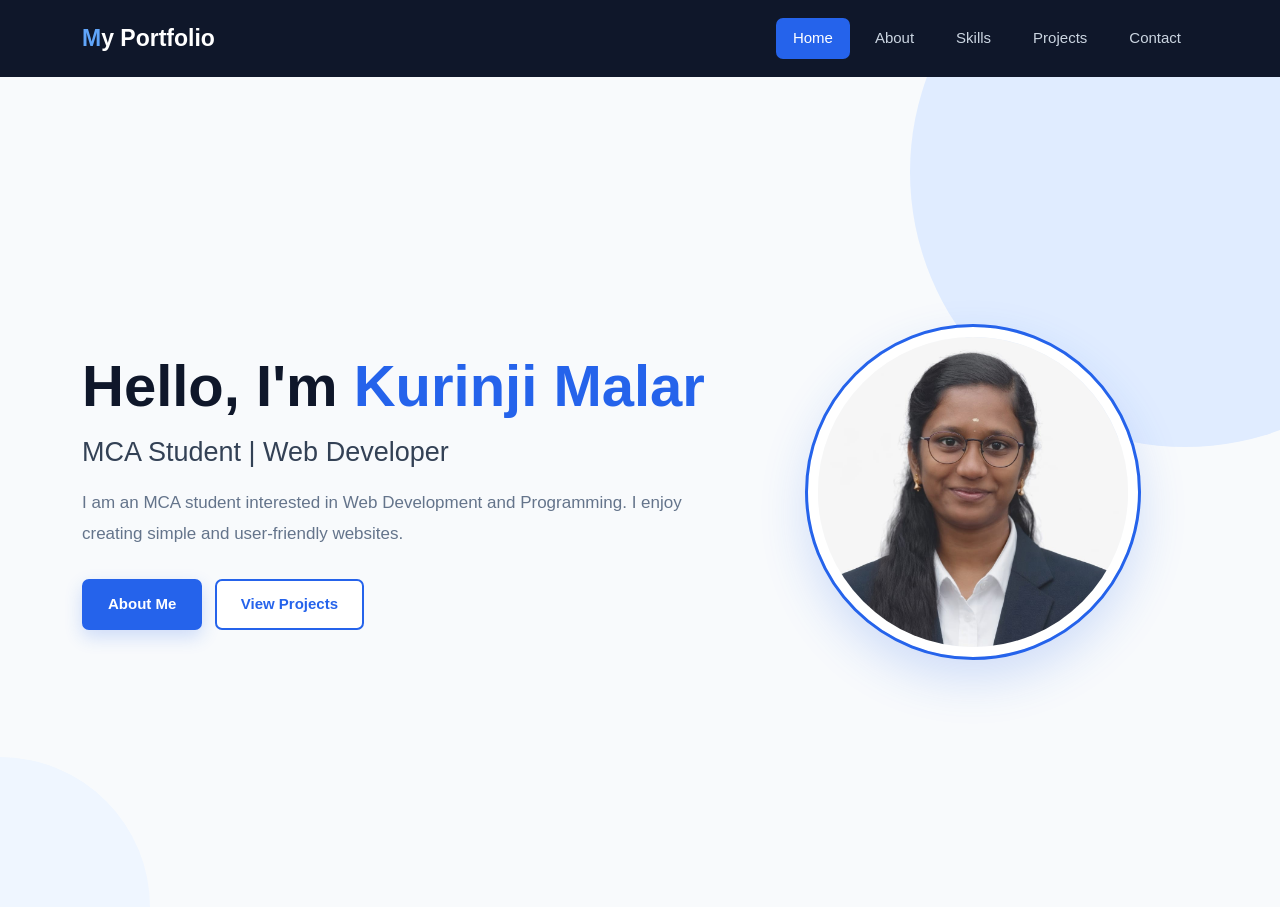
<file: index.html>
<!DOCTYPE html>
<html lang="en">

<head>
    <meta charset="UTF-8">
    <meta name="viewport" content="width=device-width, initial-scale=1.0">

    <title>My Portfolio</title>

    <!-- Bootstrap CSS -->
    <link href="https://cdn.jsdelivr.net/npm/bootstrap@5.3.8/dist/css/bootstrap.min.css" rel="stylesheet">

    <!-- Custom CSS -->
    <link rel="stylesheet" href="css/style.css">
</head>

<body>

    <!-- Navigation Bar -->
    <nav class="navbar navbar-expand-lg navbar-dark bg-dark">
        <div class="container">

            <a class="navbar-brand fw-bold" href="index.html">
                My Portfolio
            </a>

            <button class="navbar-toggler" type="button"
                data-bs-toggle="collapse"
                data-bs-target="#navbarMenu">

                <span class="navbar-toggler-icon"></span>
            </button>

            <div class="collapse navbar-collapse" id="navbarMenu">

                <ul class="navbar-nav ms-auto">

                    <li class="nav-item">
                        <a class="nav-link active" href="index.html">
                            Home
                        </a>
                    </li>

                    <li class="nav-item">
                        <a class="nav-link" href="about.html">
                            About
                        </a>
                    </li>

                    <li class="nav-item">
                        <a class="nav-link" href="skills.html">
                            Skills
                        </a>
                    </li>

                    <li class="nav-item">
                        <a class="nav-link" href="projects.html">
                            Projects
                        </a>
                    </li>
                     <li class="nav-item">
                     <a class="nav-link" href="contact.html">
        Contact
    </a>
</li>
                </ul>

            </div>
        </div>
    </nav>


    <!-- Home Section -->
    <section class="home-section">

        <div class="container">

            <div class="row align-items-center">

                <!-- Text -->
                <div class="col-md-7">

                    <h1>
                        Hello, I'm <span>Kurinji Malar</span>
                    </h1>

                    <h3>MCA Student | Web Developer</h3>

                    <p>
                        I am an MCA student interested in Web Development
                        and Programming. I enjoy creating simple and
                        user-friendly websites.
                    </p>

                    <a href="about.html" class="btn btn-primary">
                        About Me
                    </a>

                    <a href="projects.html" class="btn btn-outline-dark">
                        View Projects
                    </a>

                </div>


                <!-- Profile Image -->
                <div class="col-md-5 text-center">

                    <img src="images/profile.jpeg"
                        alt="Profile Image"
                        class="profile-img">

                </div>

            </div>

        </div>

    </section>


    <!-- Bootstrap JavaScript -->
    <script src="https://cdn.jsdelivr.net/npm/bootstrap@5.3.8/dist/js/bootstrap.bundle.min.js"></script>

</body>
</html>
</file>
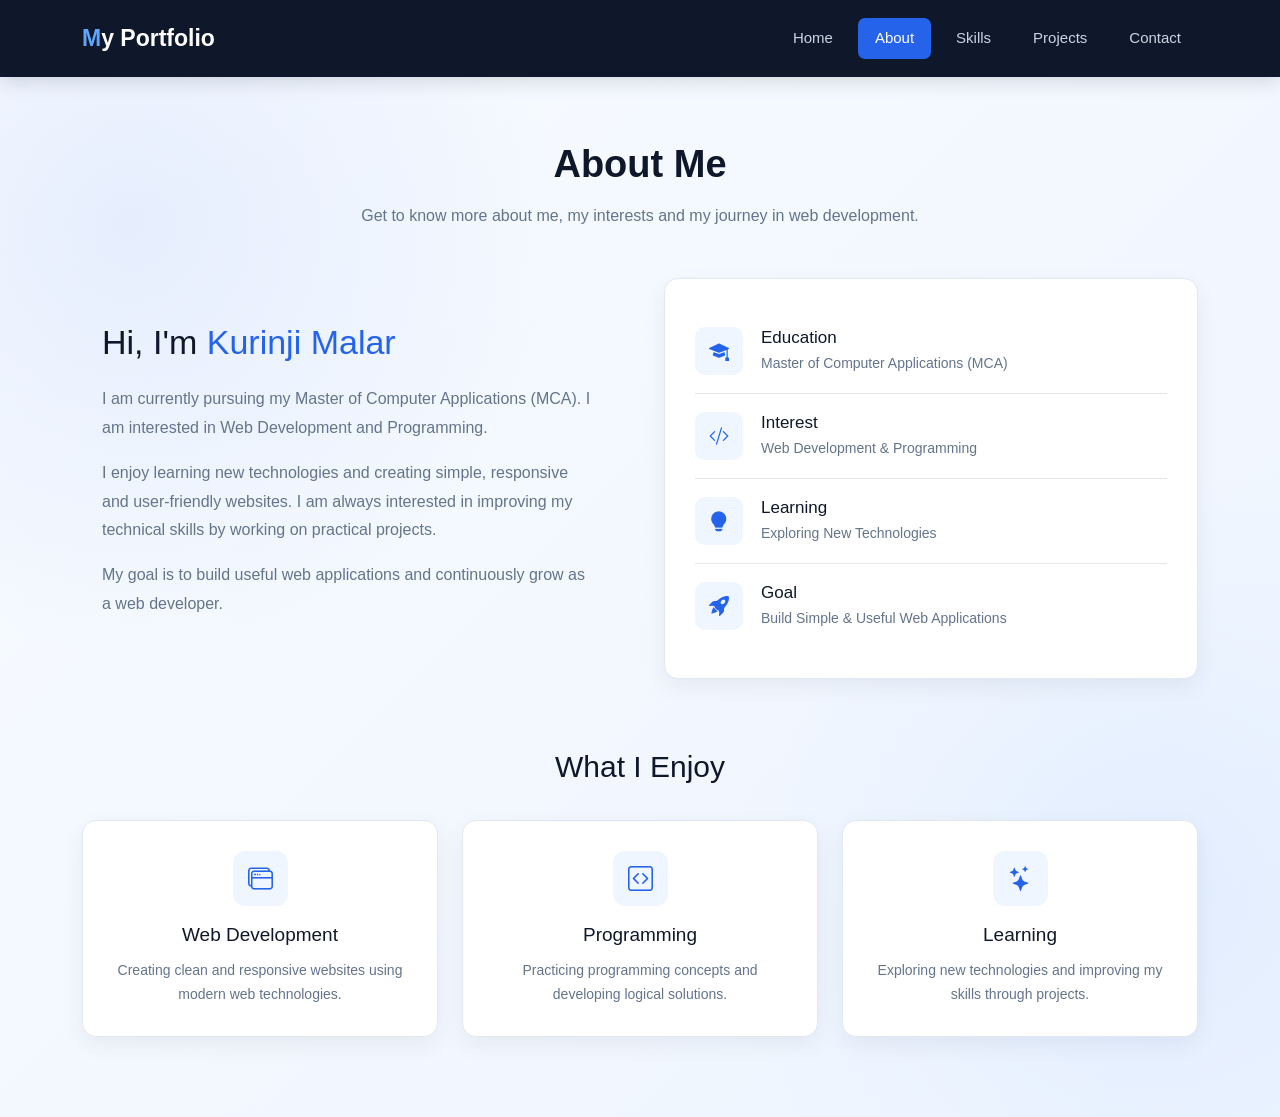
<file: about.html>
<!DOCTYPE html>
<html lang="en">

<head>

    <meta charset="UTF-8">
    <meta name="viewport" content="width=device-width, initial-scale=1.0">

    <title>About - My Portfolio</title>

    <!-- Bootstrap -->
    <link href="https://cdn.jsdelivr.net/npm/bootstrap@5.3.8/dist/css/bootstrap.min.css"
        rel="stylesheet">

    <!-- Bootstrap Icons -->
    <link rel="stylesheet"
        href="https://cdn.jsdelivr.net/npm/bootstrap-icons@1.13.1/font/bootstrap-icons.min.css">

    <!-- Custom CSS -->
    <link rel="stylesheet" href="css/style.css">

</head>

<body>


    <!-- ================= NAVBAR ================= -->

    <nav class="navbar navbar-expand-lg navbar-dark">

        <div class="container">

            <a class="navbar-brand" href="index.html">
                My Portfolio
            </a>

            <button class="navbar-toggler"
                type="button"
                data-bs-toggle="collapse"
                data-bs-target="#navbarMenu">

                <span class="navbar-toggler-icon"></span>

            </button>


            <div class="collapse navbar-collapse" id="navbarMenu">

                <ul class="navbar-nav ms-auto">

                    <li class="nav-item">
                        <a class="nav-link" href="index.html">
                            Home
                        </a>
                    </li>

                    <li class="nav-item">
                        <a class="nav-link active" href="about.html">
                            About
                        </a>
                    </li>

                    <li class="nav-item">
                        <a class="nav-link" href="skills.html">
                            Skills
                        </a>
                    </li>

                    <li class="nav-item">
                        <a class="nav-link" href="projects.html">
                            Projects
                        </a>
                    </li>

                    <li class="nav-item">
                        <a class="nav-link" href="contact.html">
                            Contact
                        </a>
                    </li>

                </ul>

            </div>

        </div>

    </nav>


    <!-- ================= ABOUT ================= -->

    <section class="about-section">

        <div class="container">

            <!-- Title -->

            <h1 class="section-title">
                About Me
            </h1>

            <p class="about-intro">
                Get to know more about me, my interests and my journey
                in web development.
            </p>


            <!-- Main About -->

            <div class="row align-items-center g-5">


                <!-- Left -->

                <div class="col-lg-6">

                    <div class="about-content">

                        <h2>
                            Hi, I'm <span>Kurinji Malar</span>
                        </h2>

                        <p>
                            I am currently pursuing my Master of Computer
                            Applications (MCA). I am interested in Web
                            Development and Programming.
                        </p>

                        <p>
                            I enjoy learning new technologies and creating
                            simple, responsive and user-friendly websites.
                            I am always interested in improving my technical
                            skills by working on practical projects.
                        </p>

                        <p>
                            My goal is to build useful web applications and
                            continuously grow as a web developer.
                        </p>

                    </div>

                </div>


                <!-- Right -->

                <div class="col-lg-6">

                    <div class="about-info">

                        <div class="info-item">

                            <div class="info-icon">
                                <i class="bi bi-mortarboard-fill"></i>
                            </div>

                            <div>
                                <h4>Education</h4>
                                <p>
                                    Master of Computer Applications (MCA)
                                </p>
                            </div>

                        </div>


                        <div class="info-item">

                            <div class="info-icon">
                                <i class="bi bi-code-slash"></i>
                            </div>

                            <div>
                                <h4>Interest</h4>
                                <p>
                                    Web Development & Programming
                                </p>
                            </div>

                        </div>


                        <div class="info-item">

                            <div class="info-icon">
                                <i class="bi bi-lightbulb-fill"></i>
                            </div>

                            <div>
                                <h4>Learning</h4>
                                <p>
                                    Exploring New Technologies
                                </p>
                            </div>

                        </div>


                        <div class="info-item">

                            <div class="info-icon">
                                <i class="bi bi-rocket-takeoff-fill"></i>
                            </div>

                            <div>
                                <h4>Goal</h4>
                                <p>
                                    Build Simple & Useful Web Applications
                                </p>
                            </div>

                        </div>

                    </div>

                </div>

            </div>


            <!-- Strengths -->

            <div class="strength-section">

                <h2>
                    What I Enjoy
                </h2>

                <div class="row g-4">


                    <div class="col-md-4">

                        <div class="strength-card">

                            <i class="bi bi-window-stack"></i>

                            <h4>Web Development</h4>

                            <p>
                                Creating clean and responsive websites
                                using modern web technologies.
                            </p>

                        </div>

                    </div>


                    <div class="col-md-4">

                        <div class="strength-card">

                            <i class="bi bi-code-square"></i>

                            <h4>Programming</h4>

                            <p>
                                Practicing programming concepts and
                                developing logical solutions.
                            </p>

                        </div>

                    </div>


                    <div class="col-md-4">

                        <div class="strength-card">

                            <i class="bi bi-stars"></i>

                            <h4>Learning</h4>

                            <p>
                                Exploring new technologies and improving
                                my skills through projects.
                            </p>

                        </div>

                    </div>


                </div>

            </div>

        </div>

    </section>


    <!-- Bootstrap JS -->

    <script src="https://cdn.jsdelivr.net/npm/bootstrap@5.3.8/dist/js/bootstrap.bundle.min.js">
    </script>

</body>

</html>
</file>
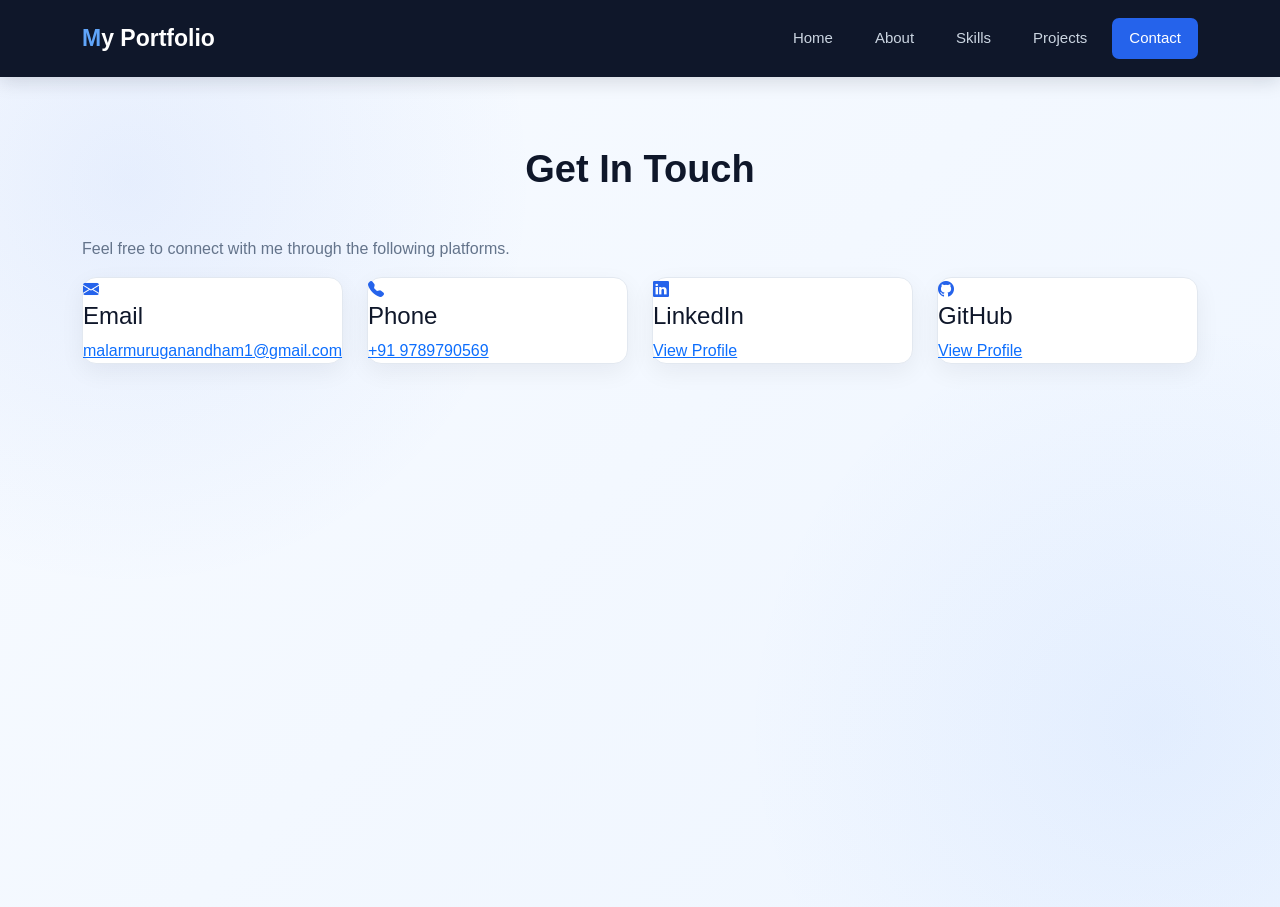
<file: contact.html>
<!DOCTYPE html>
<html lang="en">

<head>

    <meta charset="UTF-8">
    <meta name="viewport" content="width=device-width, initial-scale=1.0">

    <title>Contact - My Portfolio</title>

    <!-- Bootstrap -->
    <link href="https://cdn.jsdelivr.net/npm/bootstrap@5.3.8/dist/css/bootstrap.min.css"
        rel="stylesheet">

    <!-- Bootstrap Icons -->
    <link rel="stylesheet"
        href="https://cdn.jsdelivr.net/npm/bootstrap-icons@1.13.1/font/bootstrap-icons.min.css">

    <!-- Custom CSS -->
    <link rel="stylesheet" href="css/style.css">

</head>

<body>

    <!-- Navbar -->

    <nav class="navbar navbar-expand-lg navbar-dark">

        <div class="container">

            <a class="navbar-brand" href="index.html">
                My Portfolio
            </a>

            <button class="navbar-toggler"
                type="button"
                data-bs-toggle="collapse"
                data-bs-target="#navbarMenu">

                <span class="navbar-toggler-icon"></span>

            </button>

            <div class="collapse navbar-collapse" id="navbarMenu">

                <ul class="navbar-nav ms-auto">

                    <li class="nav-item">
                        <a class="nav-link" href="index.html">
                            Home
                        </a>
                    </li>

                    <li class="nav-item">
                        <a class="nav-link" href="about.html">
                            About
                        </a>
                    </li>

                    <li class="nav-item">
                        <a class="nav-link" href="skills.html">
                            Skills
                        </a>
                    </li>

                    <li class="nav-item">
                        <a class="nav-link" href="projects.html">
                            Projects
                        </a>
                    </li>

                    <li class="nav-item">
                        <a class="nav-link active" href="contact.html">
                            Contact
                        </a>
                    </li>

                </ul>

            </div>

        </div>

    </nav>


    <!-- Contact Section -->

    <section class="page-section contact-section">

        <div class="container">

            <h1 class="section-title">
                Get In Touch
            </h1>

            <p class="contact-subtitle">
                Feel free to connect with me through the following platforms.
            </p>


            <div class="row justify-content-center g-4">

                <!-- Email -->

                <div class="col-md-6 col-lg-3">

                    <div class="contact-card">

                        <i class="bi bi-envelope-fill"></i>

                        <h4>Email</h4>

                        <a href="mailto:malarmuruganandham1@gmail.com">
                            malarmuruganandham1@gmail.com
                        </a>

                    </div>

                </div>


                <!-- Phone -->

                <div class="col-md-6 col-lg-3">

                    <div class="contact-card">

                        <i class="bi bi-telephone-fill"></i>

                        <h4>Phone</h4>

                        <a href="tel:+91 9789790569">
                            +91 9789790569
                        </a>

                    </div>

                </div>


                <!-- LinkedIn -->

                <div class="col-md-6 col-lg-3">

                    <div class="contact-card">

                        <i class="bi bi-linkedin"></i>

                        <h4>LinkedIn</h4>

                        <a href="https://www.linkedin.com/in/kurinji-malar-m-8076b52aa?utm_source=share_via&utm_content=profile&utm_medium=member_android"
                            target="_blank">

                            View Profile

                        </a>

                    </div>

                </div>


                <!-- GitHub -->

                <div class="col-md-6 col-lg-3">

                    <div class="contact-card">

                        <i class="bi bi-github"></i>

                        <h4>GitHub</h4>

                        <a href="https://github.com/kurinjimalar17"
                            target="_blank">

                            View Profile

                        </a>

                    </div>

                </div>

            </div>

        </div>

    </section>


    <!-- Bootstrap JS -->

    <script src="https://cdn.jsdelivr.net/npm/bootstrap@5.3.8/dist/js/bootstrap.bundle.min.js">
    </script>

</body>

</html>
</file>
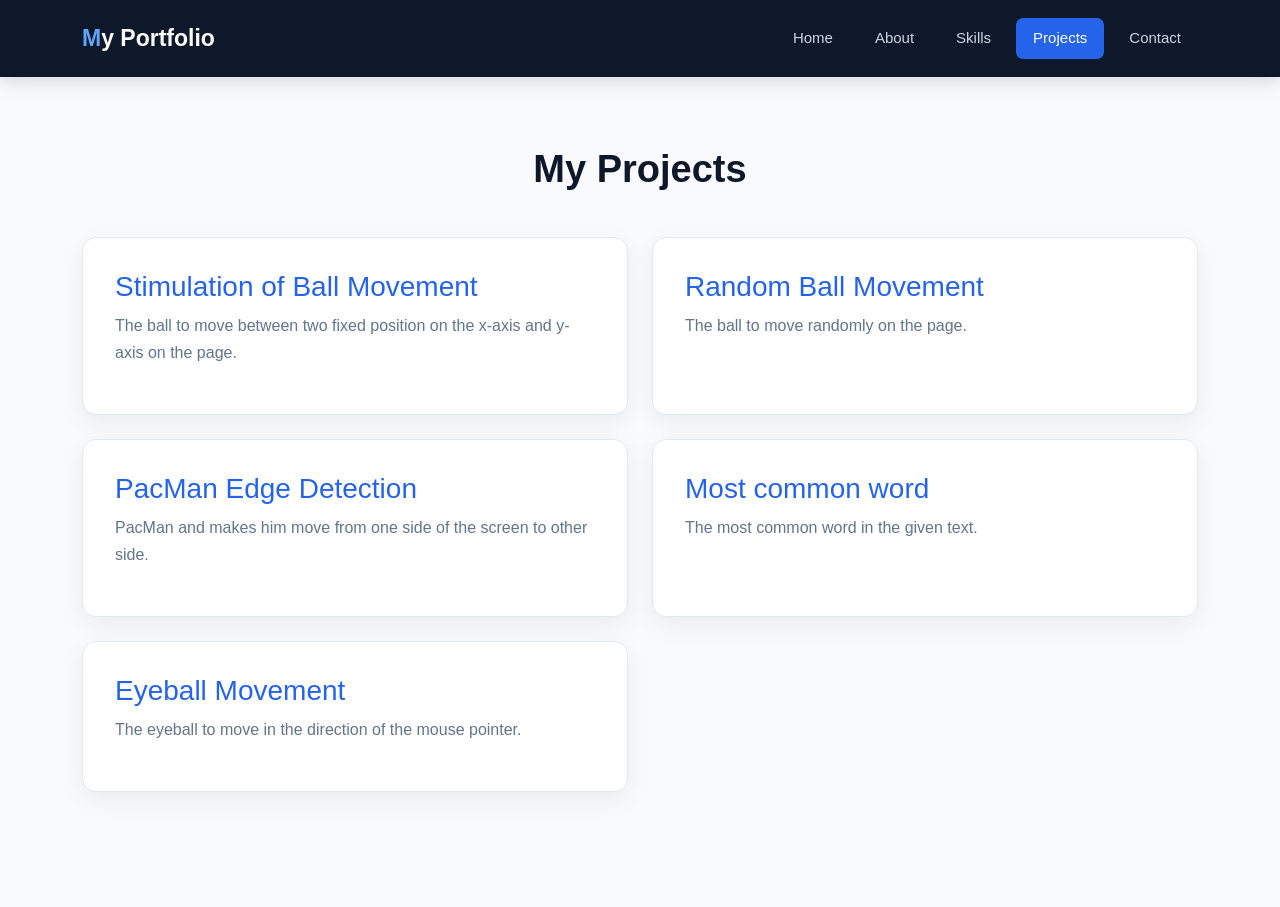
<file: projects.html>
<!DOCTYPE html>
<html lang="en">

<head>

    <meta charset="UTF-8">
    <meta name="viewport" content="width=device-width, initial-scale=1.0">

    <title>Projects - My Portfolio</title>

    <!-- Bootstrap CSS -->
    <link href="https://cdn.jsdelivr.net/npm/bootstrap@5.3.8/dist/css/bootstrap.min.css" rel="stylesheet">

    <!-- Custom CSS -->
    <link rel="stylesheet" href="css/style.css">

</head>

<body>

    <!-- Navigation Bar -->
    <nav class="navbar navbar-expand-lg navbar-dark bg-dark">

        <div class="container">

            <a class="navbar-brand fw-bold" href="index.html">
                My Portfolio
            </a>

            <button class="navbar-toggler"
                type="button"
                data-bs-toggle="collapse"
                data-bs-target="#navbarMenu">

                <span class="navbar-toggler-icon"></span>

            </button>


            <div class="collapse navbar-collapse" id="navbarMenu">

                <ul class="navbar-nav ms-auto">

                    <li class="nav-item">
                        <a class="nav-link" href="index.html">
                            Home
                        </a>
                    </li>

                    <li class="nav-item">
                        <a class="nav-link" href="about.html">
                            About
                        </a>
                    </li>

                    <li class="nav-item">
                        <a class="nav-link" href="skills.html">
                            Skills
                        </a>
                    </li>

                    <li class="nav-item">
                        <a class="nav-link active" href="projects.html">
                            Projects
                        </a>
                    </li>
                    <li class="nav-item">
                    <a class="nav-link" href="contact.html">
                        Contact
    </a>
</li>

                </ul>

            </div>

        </div>

    </nav>


    <!-- Projects Section -->
    <section class="page-section">

        <div class="container">

            <h1 class="section-title">My Projects</h1>

            <div class="row g-4">

                <!-- Project 1 -->
                <div class="col-md-6">

                    <div class="project-card">

                        <h3>
                            <a href="https://kurinjimalar17.github.io/Stimulation_of_Ball_Movement/" target="_blank">
                                Stimulation of Ball Movement
                            </a>
                        </h3>

                        <p>
                           The ball to move between two fixed position on the x-axis and y-axis on the page.
                        </p>

                    </div>

                </div>


                <!-- Project 2 -->
                <div class="col-md-6">

                    <div class="project-card">

                        <h3>
                            <a href="https://kurinjimalar17.github.io/random_Ball_movement/">
                                Random Ball Movement
                            </a>
                        </h3>

                        <p>
                            The ball to move randomly on the page.
                        </p>

                    </div>

                </div>


                <!-- Project 3 -->
                <div class="col-md-6">

                    <div class="project-card">

                        <h3>
                            <a href="https://kurinjimalar17.github.io/Pacman_Edge_Detection/">
                                PacMan Edge Detection
                            </a>
                        </h3>

                        <p>
                             PacMan and makes him move from one side of the screen to other side.
                            </p>

                    </div>

                </div>


                <!-- Project 4 -->
                <div class="col-md-6">

                    <div class="project-card">

                        <h3>
                            <a href="https://kurinjimalar17.github.io/wordcount/">
                            Most common word 
                            </a>
                        </h3>

                        <p>
                            The most common word in the given text.
                        </p>

                    </div>

                </div>


                <!-- Project 5 -->
                <div class="col-md-6">

                    <div class="project-card">

                        <h3>
                            <a href="https://kurinjimalar17.github.io/eyeballmovement/">
                                Eyeball Movement
                            </a>
                        </h3>

                        <p>
                            The eyeball to move in the direction of the mouse pointer.
                        </p>

                    </div>

                </div>

            </div>

        </div>

    </section>


    <!-- Bootstrap JavaScript -->
    <script src="https://cdn.jsdelivr.net/npm/bootstrap@5.3.8/dist/js/bootstrap.bundle.min.js"></script>

</body>
</html>
</file>
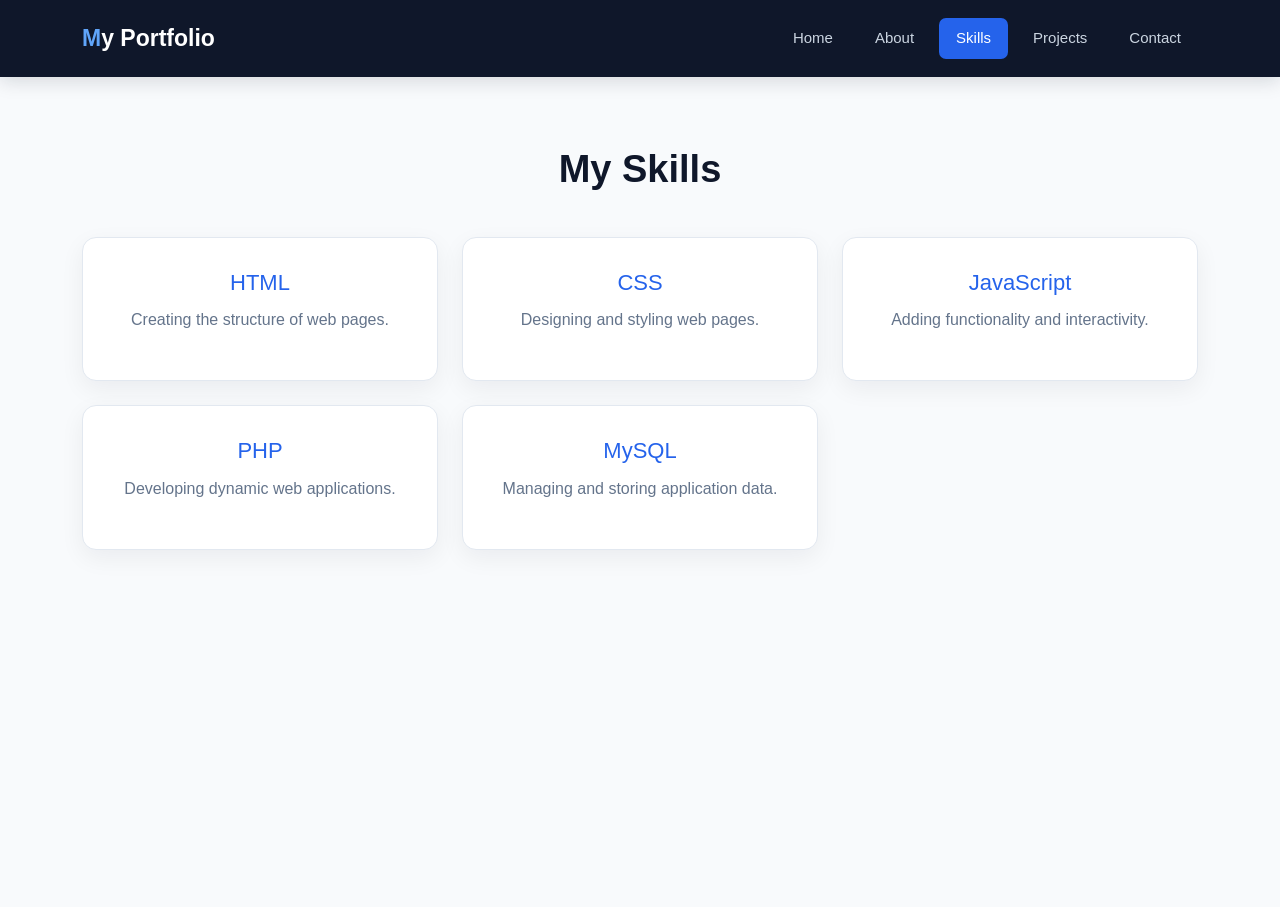
<file: skills.html>
<!DOCTYPE html>
<html lang="en">

<head>

    <meta charset="UTF-8">
    <meta name="viewport" content="width=device-width, initial-scale=1.0">

    <title>Skills - My Portfolio</title>

    <!-- Bootstrap CSS -->
    <link href="https://cdn.jsdelivr.net/npm/bootstrap@5.3.8/dist/css/bootstrap.min.css" rel="stylesheet">

    <!-- Custom CSS -->
    <link rel="stylesheet" href="css/style.css">

</head>

<body>

    <!-- Navigation Bar -->
    <nav class="navbar navbar-expand-lg navbar-dark bg-dark">

        <div class="container">

            <a class="navbar-brand fw-bold" href="index.html">
                My Portfolio
            </a>

            <button class="navbar-toggler"
                type="button"
                data-bs-toggle="collapse"
                data-bs-target="#navbarMenu">

                <span class="navbar-toggler-icon"></span>

            </button>


            <div class="collapse navbar-collapse" id="navbarMenu">

                <ul class="navbar-nav ms-auto">

                    <li class="nav-item">
                        <a class="nav-link" href="index.html">
                            Home
                        </a>
                    </li>

                    <li class="nav-item">
                        <a class="nav-link" href="about.html">
                            About
                        </a>
                    </li>

                    <li class="nav-item">
                        <a class="nav-link active" href="skills.html">
                            Skills
                        </a>
                    </li>

                    <li class="nav-item">
                        <a class="nav-link" href="projects.html">
                            Projects
                        </a>
                    </li>
                      <li class="nav-item">
                          <a class="nav-link" href="contact.html">
                              Contact
                         </a>
                            </li>

                </ul>

            </div>

        </div>

    </nav>


    <!-- Skills Section -->
    <section class="page-section">

        <div class="container">

            <h1 class="section-title">My Skills</h1>

            <div class="row g-4">

                <div class="col-md-4">
                    <div class="skill-card">
                        <h3>HTML</h3>
                        <p>Creating the structure of web pages.</p>
                    </div>
                </div>

                <div class="col-md-4">
                    <div class="skill-card">
                        <h3>CSS</h3>
                        <p>Designing and styling web pages.</p>
                    </div>
                </div>

                <div class="col-md-4">
                    <div class="skill-card">
                        <h3>JavaScript</h3>
                        <p>Adding functionality and interactivity.</p>
                    </div>
                </div>

                <div class="col-md-4">
                    <div class="skill-card">
                        <h3>PHP</h3>
                        <p>Developing dynamic web applications.</p>
                    </div>
                </div>

                <div class="col-md-4">
                    <div class="skill-card">
                        <h3>MySQL</h3>
                        <p>Managing and storing application data.</p>
                    </div>
                </div>

            </div>

        </div>

    </section>


    <!-- Bootstrap JavaScript -->
    <script src="https://cdn.jsdelivr.net/npm/bootstrap@5.3.8/dist/js/bootstrap.bundle.min.js"></script>

</body>
</html>
</file>
<file: css/style.css>
* {
    margin: 0;
    padding: 0;
    box-sizing: border-box;
}

body {
    font-family: "Segoe UI", Arial, sans-serif;
    color: #172033;
    background: #ffffff;
}


/* =====================================
   NAVBAR
===================================== */

.navbar {
    background: #0f172a !important;
    padding: 16px 0;
    box-shadow: 0 4px 18px rgba(15, 23, 42, 0.15);
}

.navbar-brand {
    color: #ffffff !important;
    font-size: 23px;
    font-weight: 700;
}

.navbar-brand::first-letter {
    color: #60a5fa;
}

.nav-link {
    color: #cbd5e1 !important;

    font-size: 15px;
    font-weight: 500;

    margin-left: 8px;
    padding: 9px 17px !important;

    border-radius: 7px;

    transition: 0.3s ease;
}

.nav-link:hover {
    color: #ffffff !important;
    background: rgba(96, 165, 250, 0.12);
}

.nav-link.active {
    color: #ffffff !important;
    background: #2563eb;
}


/* =====================================
   HOME
===================================== */

.home-section {
    min-height: calc(100vh - 70px);

    display: flex;
    align-items: center;

    position: relative;
    overflow: hidden;

    background: #f8fafc;
}


/* =====================================
   BACKGROUND SHAPES
===================================== */

.home-section::before {
    content: "";

    position: absolute;

    width: 550px;
    height: 550px;

    border-radius: 50%;

    background: #e0ecff;

    right: -180px;
    top: -180px;

    z-index: 0;
}

.home-section::after {
    content: "";

    position: absolute;

    width: 300px;
    height: 300px;

    border-radius: 50%;

    background: #eff6ff;

    left: -150px;
    bottom: -150px;

    z-index: 0;
}


/* =====================================
   CONTAINER
===================================== */

.home-section .container {
    position: relative;
    z-index: 2;
}


/* =====================================
   HOME TEXT
===================================== */

.home-section h1 {
    font-size: 58px;

    font-weight: 750;

    line-height: 1.15;

    color: #0f172a;

    margin-bottom: 16px;
}

.home-section h1 span {
    color: #2563eb;
}

.home-section h3 {
    font-size: 27px;

    font-weight: 500;

    color: #334155;

    margin-bottom: 20px;
}

.home-section p {
    max-width: 610px;

    font-size: 17px;

    line-height: 1.8;

    color: #64748b;

    margin-bottom: 30px;
}


/* =====================================
   BUTTONS
===================================== */

.home-section .btn {
    padding: 12px 24px;

    border-radius: 7px;

    font-size: 15px;

    font-weight: 600;

    margin-right: 8px;

    transition: all 0.3s ease;
}


/* About Me */

.home-section .btn-primary {
    background: #2563eb;

    border: 2px solid #2563eb;

    color: white;

    box-shadow: 0 7px 18px rgba(37, 99, 235, 0.20);
}

.home-section .btn-primary:hover {
    background: #1d4ed8;

    border-color: #1d4ed8;

    transform: translateY(-3px);

    box-shadow: 0 10px 25px rgba(37, 99, 235, 0.28);
}


/* View Projects */

.home-section .btn-outline-dark {
    background: white;

    border: 2px solid #2563eb;

    color: #2563eb;
}

.home-section .btn-outline-dark:hover {
    background: #2563eb;

    border-color: #2563eb;

    color: white;

    transform: translateY(-3px);
}


/* =====================================
   PROFILE IMAGE AREA
===================================== */

.profile-img {
    width: 330px;
    height: 330px;

    object-fit: cover;

    border-radius: 50%;

    border: 10px solid white;

    outline: 3px solid #2563eb;

    box-shadow:
        0 20px 50px rgba(37, 99, 235, 0.20);

    transition: 0.4s ease;
}

.profile-img:hover {
    transform: scale(1.03);

    box-shadow:
        0 25px 60px rgba(37, 99, 235, 0.28);
}


/* =====================================
   PROFILE DECORATION
===================================== */

.profile-img {
    position: relative;
}


/* =====================================
   ABOUT / SKILLS / PROJECTS
===================================== */

.page-section {
    min-height: calc(100vh - 70px);

    padding: 70px 0;

    background: #f8fafc;
}

.section-title {
    font-size: 38px;

    font-weight: 700;

    color: #0f172a;

    text-align: center;

    margin-bottom: 45px;
}


/* =====================================
   ABOUT BOX
===================================== */

.about-box {
    max-width: 850px;

    margin: auto;

    background: white;

    padding: 40px;

    border-radius: 14px;

    border: 1px solid #e2e8f0;

    box-shadow:
        0 10px 30px rgba(15, 23, 42, 0.06);
}

.about-box h3 {
    color: #2563eb;

    margin-bottom: 18px;
}

.about-box p {
    color: #64748b;

    line-height: 1.8;
}


/* =====================================
   SKILLS
===================================== */

.skill-card {
    background: white;

    padding: 32px;

    text-align: center;

    border-radius: 14px;

    height: 100%;

    border: 1px solid #e2e8f0;

    box-shadow:
        0 8px 25px rgba(15, 23, 42, 0.05);

    transition: 0.3s ease;
}

.skill-card:hover {
    transform: translateY(-8px);

    border-color: #93c5fd;

    box-shadow:
        0 15px 35px rgba(37, 99, 235, 0.12);
}

.skill-card h3 {
    color: #2563eb;

    font-size: 22px;

    margin-bottom: 12px;
}

.skill-card p {
    color: #64748b;
}


/* =====================================
   PROJECTS
===================================== */

.project-card {
    background: white;

    padding: 32px;

    border-radius: 14px;

    height: 100%;

    border: 1px solid #e2e8f0;

    box-shadow:
        0 8px 25px rgba(15, 23, 42, 0.05);

    transition: 0.3s ease;
}

.project-card:hover {
    transform: translateY(-8px);

    border-color: #93c5fd;

    box-shadow:
        0 15px 35px rgba(37, 99, 235, 0.12);
}

.project-card h3 a {
    color: #2563eb;

    text-decoration: none;
}

.project-card h3 a:hover {
    color: #1d4ed8;

    text-decoration: underline;
}

.project-card p {
    color: #64748b;

    line-height: 1.7;
}


/* =====================================
   RESPONSIVE
===================================== */

@media (max-width: 991px) {

    .home-section {
        text-align: center;

        padding: 80px 0;
    }

    .home-section h1 {
        font-size: 45px;
    }

    .home-section h3 {
        font-size: 23px;
    }

    .home-section p {
        margin-left: auto;
        margin-right: auto;
    }

    .profile-img {
        width: 270px;
        height: 270px;

        margin-top: 45px;
    }
}


@media (max-width: 576px) {

    .home-section h1 {
        font-size: 36px;
    }

    .home-section h3 {
        font-size: 20px;
    }

    .home-section p {
        font-size: 15px;
    }

    .profile-img {
        width: 220px;
        height: 220px;
    }

    .home-section .btn {
        margin-bottom: 10px;
    }
}

/* =====================================
   PROJECT CARD ANIMATION
===================================== */

/* Page title animation */
.section-title {
    animation: titleDown 0.8s ease-out;
}


/* Project cards initial animation */
.project-card {
    opacity: 0;
    transform: translateY(30px);

    animation: cardUp 0.7s ease forwards;
}


/* Each card comes one by one */

.project-card:nth-child(1) {
    animation-delay: 0.2s;
}

.project-card:nth-child(2) {
    animation-delay: 0.4s;
}

.project-card:nth-child(3) {
    animation-delay: 0.6s;
}

.project-card:nth-child(4) {
    animation-delay: 0.8s;
}

.project-card:nth-child(5) {
    animation-delay: 1s;
}


/* Card hover */

.project-card:hover {
    transform: translateY(-10px) scale(1.02);

    border-color: #60a5fa;

    box-shadow:
        0 18px 40px rgba(37, 99, 235, 0.15);

    transition: all 0.3s ease;
}


/* Project title hover */

.project-card h3 a {
    transition: all 0.3s ease;
}

.project-card:hover h3 a {
    color: #1d4ed8;

    letter-spacing: 0.3px;
}


/* =====================================
   ANIMATION KEYFRAMES
===================================== */

@keyframes cardUp {

    from {
        opacity: 0;
        transform: translateY(30px);
    }

    to {
        opacity: 1;
        transform: translateY(0);
    }

}


@keyframes titleDown {

    from {
        opacity: 0;
        transform: translateY(-25px);
    }

    to {
        opacity: 1;
        transform: translateY(0);
    }

}

.project-card h3 a {
    position: relative;
    text-decoration: none;
}

.project-card h3 a::after {
    content: "";

    position: absolute;

    left: 0;
    bottom: -5px;

    width: 0;
    height: 2px;

    background: #2563eb;

    transition: width 0.3s ease;
}

.project-card:hover h3 a::after {
    width: 100%;
}

/* =====================================
   ABOUT PAGE
===================================== */

.about-section {
    min-height: calc(100vh - 70px);

    padding: 65px 0 80px;

    background: #f8fafc;
}


/* Intro text */

.about-intro {
    text-align: center;

    color: #64748b;

    font-size: 16px;

    margin-top: -28px;

    margin-bottom: 50px;
}


/* About Content */

.about-content {
    padding: 10px 20px;
}

.about-label {
    display: inline-block;

    color: #2563eb;

    font-size: 13px;

    font-weight: 700;

    letter-spacing: 2px;

    margin-bottom: 12px;
}

.about-content h2 {
    font-size: 34px;

    color: #0f172a;

    margin-bottom: 22px;
}

.about-content h2 span {
    color: #2563eb;
}

.about-content p {
    color: #64748b;

    font-size: 16px;

    line-height: 1.8;

    margin-bottom: 16px;
}


/* =====================================
   ABOUT INFO
===================================== */

.about-info {
    background: white;

    padding: 30px;

    border-radius: 16px;

    border: 1px solid #e2e8f0;

    box-shadow:
        0 10px 30px rgba(15, 23, 42, 0.06);

    animation: cardUp 0.8s ease forwards;
}


/* Info item */

.info-item {
    display: flex;

    align-items: center;

    gap: 18px;

    padding: 18px 0;

    border-bottom: 1px solid #e5e7eb;
}

.info-item:last-child {
    border-bottom: none;
}


/* Icon */

.info-icon {
    min-width: 48px;
    height: 48px;

    display: flex;

    align-items: center;
    justify-content: center;

    border-radius: 10px;

    background: #eff6ff;

    color: #2563eb;

    font-size: 20px;
}


/* Text */

.info-item h4 {
    font-size: 17px;

    color: #0f172a;

    margin-bottom: 5px;
}

.info-item p {
    color: #64748b;

    font-size: 14px;

    margin: 0;
}


/* =====================================
   WHAT I ENJOY
===================================== */

.strength-section {
    margin-top: 70px;
}

.strength-section > h2 {
    text-align: center;

    font-size: 30px;

    color: #0f172a;

    margin-bottom: 35px;
}


/* Strength card */

.strength-card {
    background: white;

    text-align: center;

    padding: 30px 25px;

    min-height: 200px;

    border-radius: 14px;

    border: 1px solid #e2e8f0;

    box-shadow:
        0 8px 25px rgba(15, 23, 42, 0.05);

    transition: all 0.3s ease;

    animation: cardUp 0.8s ease forwards;
}


/* Icon */

.strength-card > i {
    display: inline-flex;

    align-items: center;
    justify-content: center;

    width: 55px;
    height: 55px;

    border-radius: 12px;

    background: #eff6ff;

    color: #2563eb;

    font-size: 25px;

    margin-bottom: 18px;

    transition: 0.3s ease;
}


/* Heading */

.strength-card h4 {
    color: #0f172a;

    font-size: 19px;

    margin-bottom: 12px;
}


/* Paragraph */

.strength-card p {
    color: #64748b;

    font-size: 14px;

    line-height: 1.7;

    margin: 0;
}


/* Hover */

.strength-card:hover {
    transform: translateY(-8px);

    border-color: #93c5fd;

    box-shadow:
        0 15px 35px rgba(37, 99, 235, 0.12);
}

.strength-card:hover > i {
    transform: scale(1.1);
}


/* =====================================
   ABOUT ANIMATION
===================================== */

.about-content {
    animation: aboutLeft 0.8s ease forwards;
}

@keyframes aboutLeft {

    from {
        opacity: 0;
        transform: translateX(-30px);
    }

    to {
        opacity: 1;
        transform: translateX(0);
    }

}


/* =====================================
   MOBILE
===================================== */

@media (max-width: 991px) {

    .about-section {
        padding: 55px 0;
    }

    .about-content {
        text-align: center;
    }

    .about-info {
        margin-top: 20px;
    }

    .strength-section {
        margin-top: 50px;
    }

}

@media (max-width: 576px) {

    .about-content h2 {
        font-size: 28px;
    }

    .about-content p {
        font-size: 15px;
    }

    .about-info {
        padding: 20px;
    }

    .strength-section > h2 {
        font-size: 26px;
    }

}
/* =====================================================
   PORTFOLIO BACKGROUND + COMMON CARD STYLE
   ===================================================== */

body {
    margin: 0;
    font-family: "Segoe UI", Arial, sans-serif;

    /* Soft light-blue background */
    background:
        radial-gradient(
            circle at 10% 20%,
            rgba(37, 99, 235, 0.08),
            transparent 30%
        ),
        radial-gradient(
            circle at 90% 80%,
            rgba(59, 130, 246, 0.07),
            transparent 30%
        ),
        linear-gradient(
            135deg,
            #f8fbff,
            #eef5ff
        );

    color: #0f172a;
    min-height: 100vh;
}


/* =====================================================
   ALL MAIN SECTIONS
   ===================================================== */

.about-section,
.projects-section,
.contact-section,
.skills-section {
    background: transparent;
}


/* =====================================================
   COMMON WHITE CARDS
   ===================================================== */

.project-card,
.about-info,
.strength-card,
.contact-card,
.skill-card {
    background: #ffffff;

    border: 1px solid #e2e8f0;

    border-radius: 14px;

    box-shadow:
        0 8px 25px rgba(15, 23, 42, 0.06);

    transition: all 0.3s ease;
}


/* =====================================================
   CARD HOVER
   ===================================================== */

.project-card:hover,
.strength-card:hover,
.contact-card:hover,
.skill-card:hover {
    transform: translateY(-8px);

    border-color: #93c5fd;

    box-shadow:
        0 15px 35px rgba(37, 99, 235, 0.12);
}


/* =====================================================
   SECTION TITLE
   ===================================================== */

.section-title {
    color: #0f172a;
}


/* =====================================================
   MAIN BLUE TEXT
   ===================================================== */

.project-card h3,
.about-content h2 span {
    color: #2563eb;
}


/* =====================================================
   NORMAL TEXT
   ===================================================== */

.about-content p,
.contact-subtitle,
.project-card p,
.strength-card p {
    color: #64748b;
}


/* =====================================================
   SOFT BLUE ICON BACKGROUND
   ===================================================== */

.info-icon,
.strength-card > i {
    background: #eff6ff;
    color: #2563eb;
}


/* =====================================================
   CONTACT ICON
   ===================================================== */

.contact-card > i {
    color: #2563eb;
}


/* =====================================================
   LINK HOVER
   ===================================================== */

.contact-card a:hover {
    color: #1d4ed8;
}


/* =====================================================
   SMOOTH PAGE ANIMATION
   ===================================================== */

.project-card,
.contact-card,
.strength-card,
.about-info {
    animation: cardUp 0.7s ease forwards;
}


/* =====================================================
   CARD LOAD ANIMATION
   ===================================================== */

@keyframes cardUp {

    from {
        opacity: 0;
        transform: translateY(25px);
    }

    to {
        opacity: 1;
        transform: translateY(0);
    }

}


/* =====================================================
   MOBILE
   ===================================================== */

@media (max-width: 768px) {

    body {
        background:
            linear-gradient(
                135deg,
                #f8fbff,
                #eef5ff
            );
    }

}
</file>
